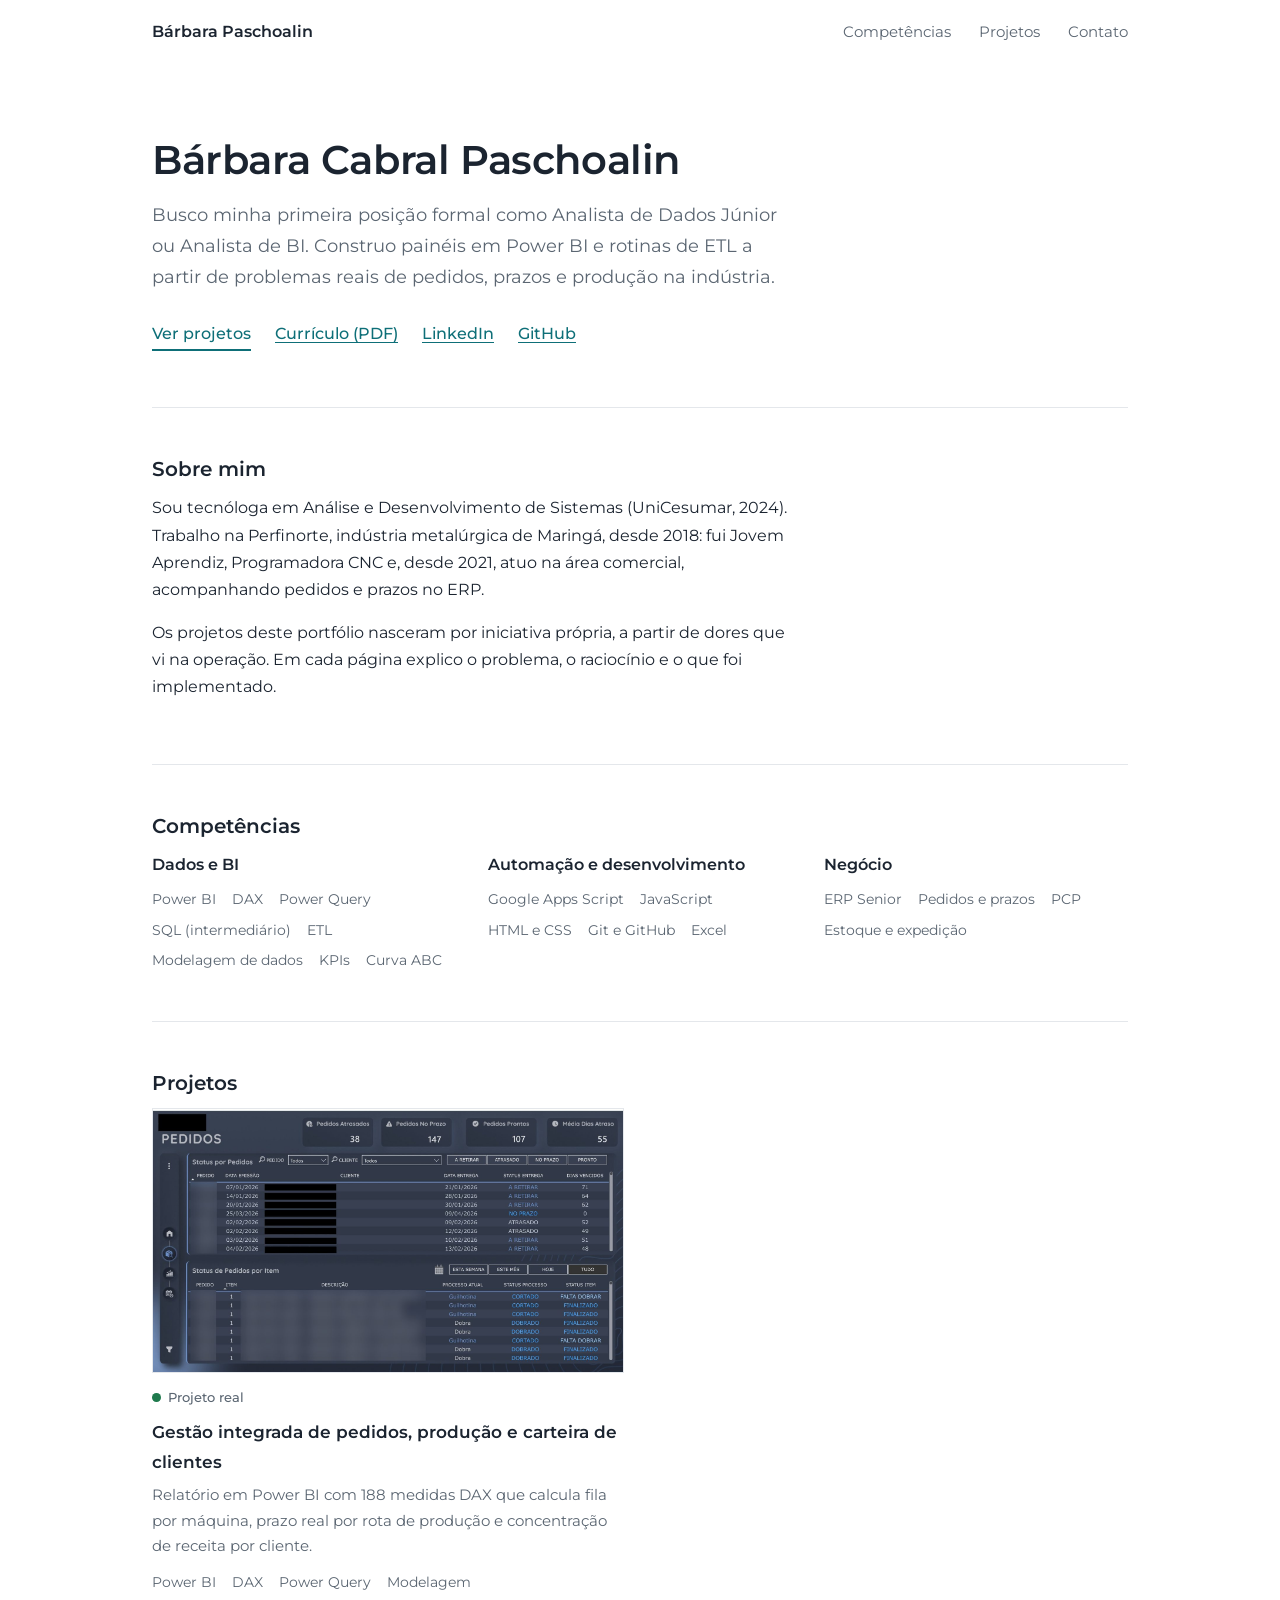
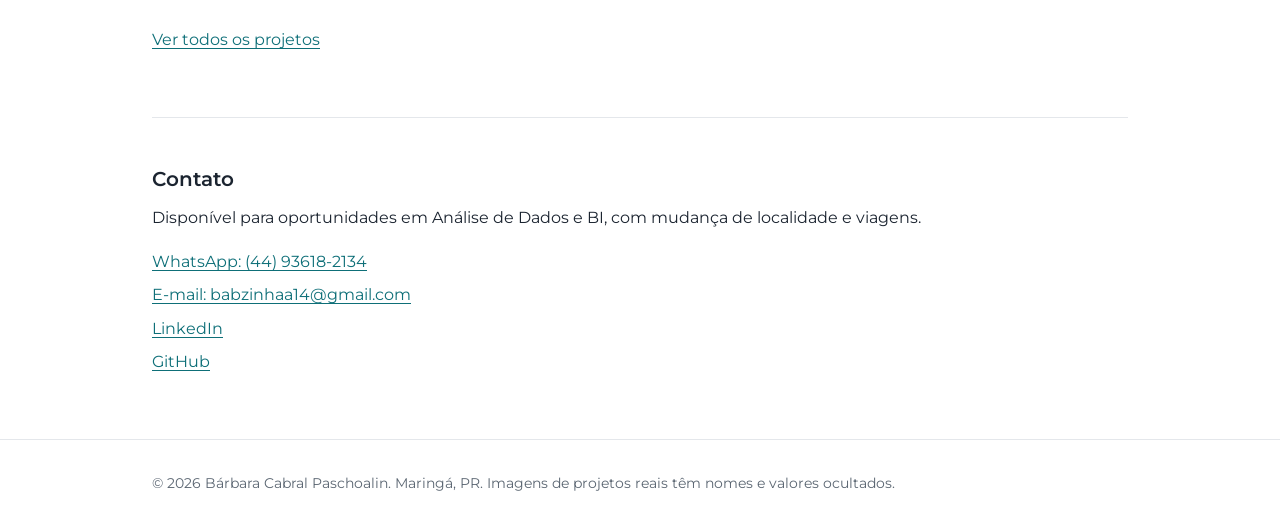
<file: index.html>
<!DOCTYPE html>
<html lang="pt-BR"><head><meta charset="utf-8"><meta name="viewport" content="width=device-width, initial-scale=1">
<title>Bárbara Paschoalin | Analista de Dados e BI</title>
<meta name="description" content="Portfólio de Bárbara Cabral Paschoalin: projetos de análise de dados, BI e Power BI.">
<link rel="preconnect" href="https://fonts.googleapis.com"><link rel="preconnect" href="https://fonts.gstatic.com" crossorigin>
<link href="https://fonts.googleapis.com/css2?family=Montserrat:wght@400;500;600&display=swap" rel="stylesheet">
<link rel="stylesheet" href="assets/css/style.css"></head><body>
<header class="site"><div class="wrap"><a class="brand" href="index.html">Bárbara Paschoalin</a>
<button class="menu-btn" aria-expanded="false">Menu</button>
<nav aria-label="Principal"><ul><li><a href="index.html#competencias">Competências</a></li><li><a href="projetos/index.html">Projetos</a></li><li><a href="index.html#contato">Contato</a></li></ul></nav></div></header><main>
<div class="wrap"><section class="hero"><h1>Bárbara Cabral Paschoalin</h1>
<p class="lead">Busco minha primeira posição formal como Analista de Dados Júnior ou Analista de BI. Construo painéis em Power BI e rotinas de ETL a partir de problemas reais de pedidos, prazos e produção na indústria.</p>
<div class="actions"><a class="primary" href="projetos/index.html">Ver projetos</a><a href="assets/docs/curriculo.pdf">Currículo (PDF)</a><a href="https://www.linkedin.com/in/b%C3%A1rbara-paschoalin-980b52185">LinkedIn</a><a href="https://github.com/1959414-5">GitHub</a></div></section>
<section id="sobre"><h2 style="margin-top:0">Sobre mim</h2><div class="read"><p>Sou tecnóloga em Análise e Desenvolvimento de Sistemas (UniCesumar, 2024). Trabalho na Perfinorte, indústria metalúrgica de Maringá, desde 2018: fui Jovem Aprendiz, Programadora CNC e, desde 2021, atuo na área comercial, acompanhando pedidos e prazos no ERP.</p>
<p>Os projetos deste portfólio nasceram por iniciativa própria, a partir de dores que vi na operação. Em cada página explico o problema, o raciocínio e o que foi implementado.</p></div></section>
<section id="competencias"><h2 style="margin-top:0">Competências</h2><div class="skills">
<div><h3>Dados e BI</h3><ul class="tags"><li>Power BI</li><li>DAX</li><li>Power Query</li><li>SQL (intermediário)</li><li>ETL</li><li>Modelagem de dados</li><li>KPIs</li><li>Curva ABC</li></ul></div>
<div><h3>Automação e desenvolvimento</h3><ul class="tags"><li>Google Apps Script</li><li>JavaScript</li><li>HTML e CSS</li><li>Git e GitHub</li><li>Excel</li></ul></div>
<div><h3>Negócio</h3><ul class="tags"><li>ERP Senior</li><li>Pedidos e prazos</li><li>PCP</li><li>Estoque e expedição</li></ul></div></div></section>
<section id="projetos-destaque"><h2 style="margin-top:0">Projetos</h2><div class="grid"><article class="card" data-tipo="real"><a href="projetos/projeto-real-pcp-comercial.html"><img class="cover" src="assets/img/pedidos.jpg" alt="Painel de pedidos e status de entrega" loading="lazy"></a>
<span class="badge real" style="display:block;margin-top:.8rem">Projeto real</span><h3><a href="projetos/projeto-real-pcp-comercial.html">Gestão integrada de pedidos, produção e carteira de clientes</a></h3>
<p>Relatório em Power BI com 188 medidas DAX que calcula fila por máquina, prazo real por rota de produção e concentração de receita por cliente.</p>
<ul class="tags"><li>Power BI</li><li>DAX</li><li>Power Query</li><li>Modelagem</li></ul></article></div><p style="margin-top:2rem"><a href="projetos/index.html">Ver todos os projetos</a></p></section>
<section id="contato"><h2 style="margin-top:0">Contato</h2><p>Disponível para oportunidades em Análise de Dados e BI, com mudança de localidade e viagens.</p><ul class="plain" style="list-style:none;padding:0"><li><a href="https://wa.me/5544936182134">WhatsApp: (44) 93618-2134</a></li><li><a href="mailto:babzinhaa14@gmail.com">E-mail: babzinhaa14@gmail.com</a></li><li><a href="https://www.linkedin.com/in/b%C3%A1rbara-paschoalin-980b52185">LinkedIn</a></li><li><a href="https://github.com/1959414-5">GitHub</a></li></ul></section></div></main><footer class="site"><div class="wrap">© 2026 Bárbara Cabral Paschoalin. Maringá, PR. Imagens de projetos reais têm nomes e valores ocultados.</div></footer><script src="assets/js/main.js"></script></body></html>
</file>
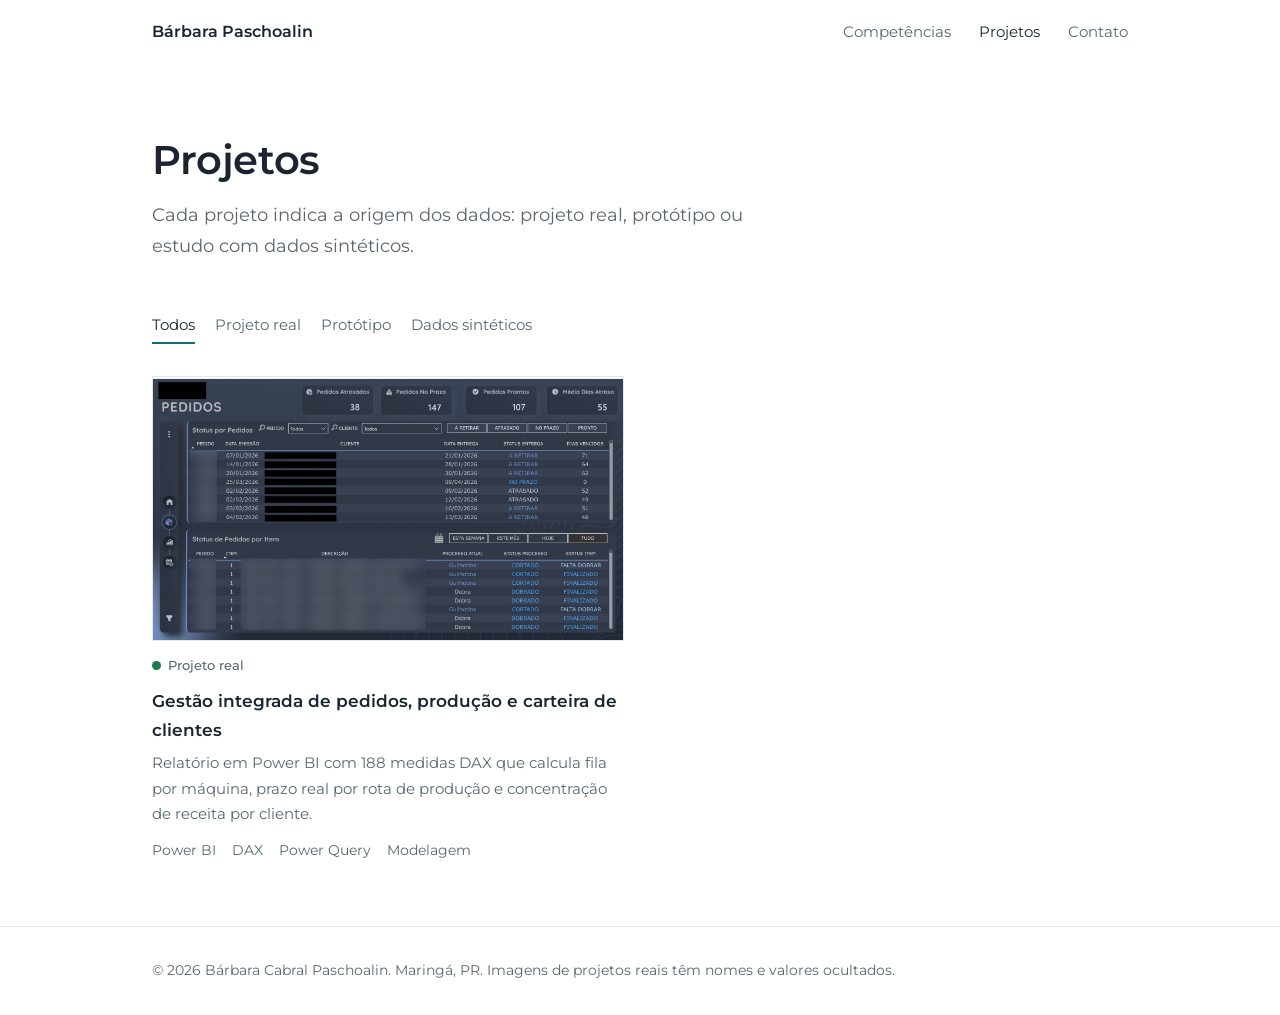
<file: projetos/index.html>
<!DOCTYPE html>
<html lang="pt-BR"><head><meta charset="utf-8"><meta name="viewport" content="width=device-width, initial-scale=1">
<title>Projetos | Bárbara Paschoalin</title>
<meta name="description" content="Portfólio de Bárbara Cabral Paschoalin: projetos de análise de dados, BI e Power BI.">
<link rel="preconnect" href="https://fonts.googleapis.com"><link rel="preconnect" href="https://fonts.gstatic.com" crossorigin>
<link href="https://fonts.googleapis.com/css2?family=Montserrat:wght@400;500;600&display=swap" rel="stylesheet">
<link rel="stylesheet" href="../assets/css/style.css"></head><body>
<header class="site"><div class="wrap"><a class="brand" href="../index.html">Bárbara Paschoalin</a>
<button class="menu-btn" aria-expanded="false">Menu</button>
<nav aria-label="Principal"><ul><li><a href="../index.html#competencias">Competências</a></li><li><a href="../projetos/index.html" aria-current="page">Projetos</a></li><li><a href="../index.html#contato">Contato</a></li></ul></nav></div></header><main>
<div class="wrap"><section class="hero" style="padding-bottom:2rem"><h1>Projetos</h1><p class="lead">Cada projeto indica a origem dos dados: projeto real, protótipo ou estudo com dados sintéticos.</p></section>
<div class="filters" role="group" aria-label="Filtrar por tipo"><button data-filtro="todos" aria-pressed="true">Todos</button><button data-filtro="real" aria-pressed="false">Projeto real</button><button data-filtro="proto" aria-pressed="false">Protótipo</button><button data-filtro="sint" aria-pressed="false">Dados sintéticos</button></div>
<div class="grid"><article class="card" data-tipo="real"><a href="projeto-real-pcp-comercial.html"><img class="cover" src="../assets/img/pedidos.jpg" alt="Painel de pedidos e status de entrega" loading="lazy"></a>
<span class="badge real" style="display:block;margin-top:.8rem">Projeto real</span><h3><a href="projeto-real-pcp-comercial.html">Gestão integrada de pedidos, produção e carteira de clientes</a></h3>
<p>Relatório em Power BI com 188 medidas DAX que calcula fila por máquina, prazo real por rota de produção e concentração de receita por cliente.</p>
<ul class="tags"><li>Power BI</li><li>DAX</li><li>Power Query</li><li>Modelagem</li></ul></article></div><div style="height:4rem"></div></div></main><footer class="site"><div class="wrap">© 2026 Bárbara Cabral Paschoalin. Maringá, PR. Imagens de projetos reais têm nomes e valores ocultados.</div></footer><script src="../assets/js/main.js"></script></body></html>
</file>
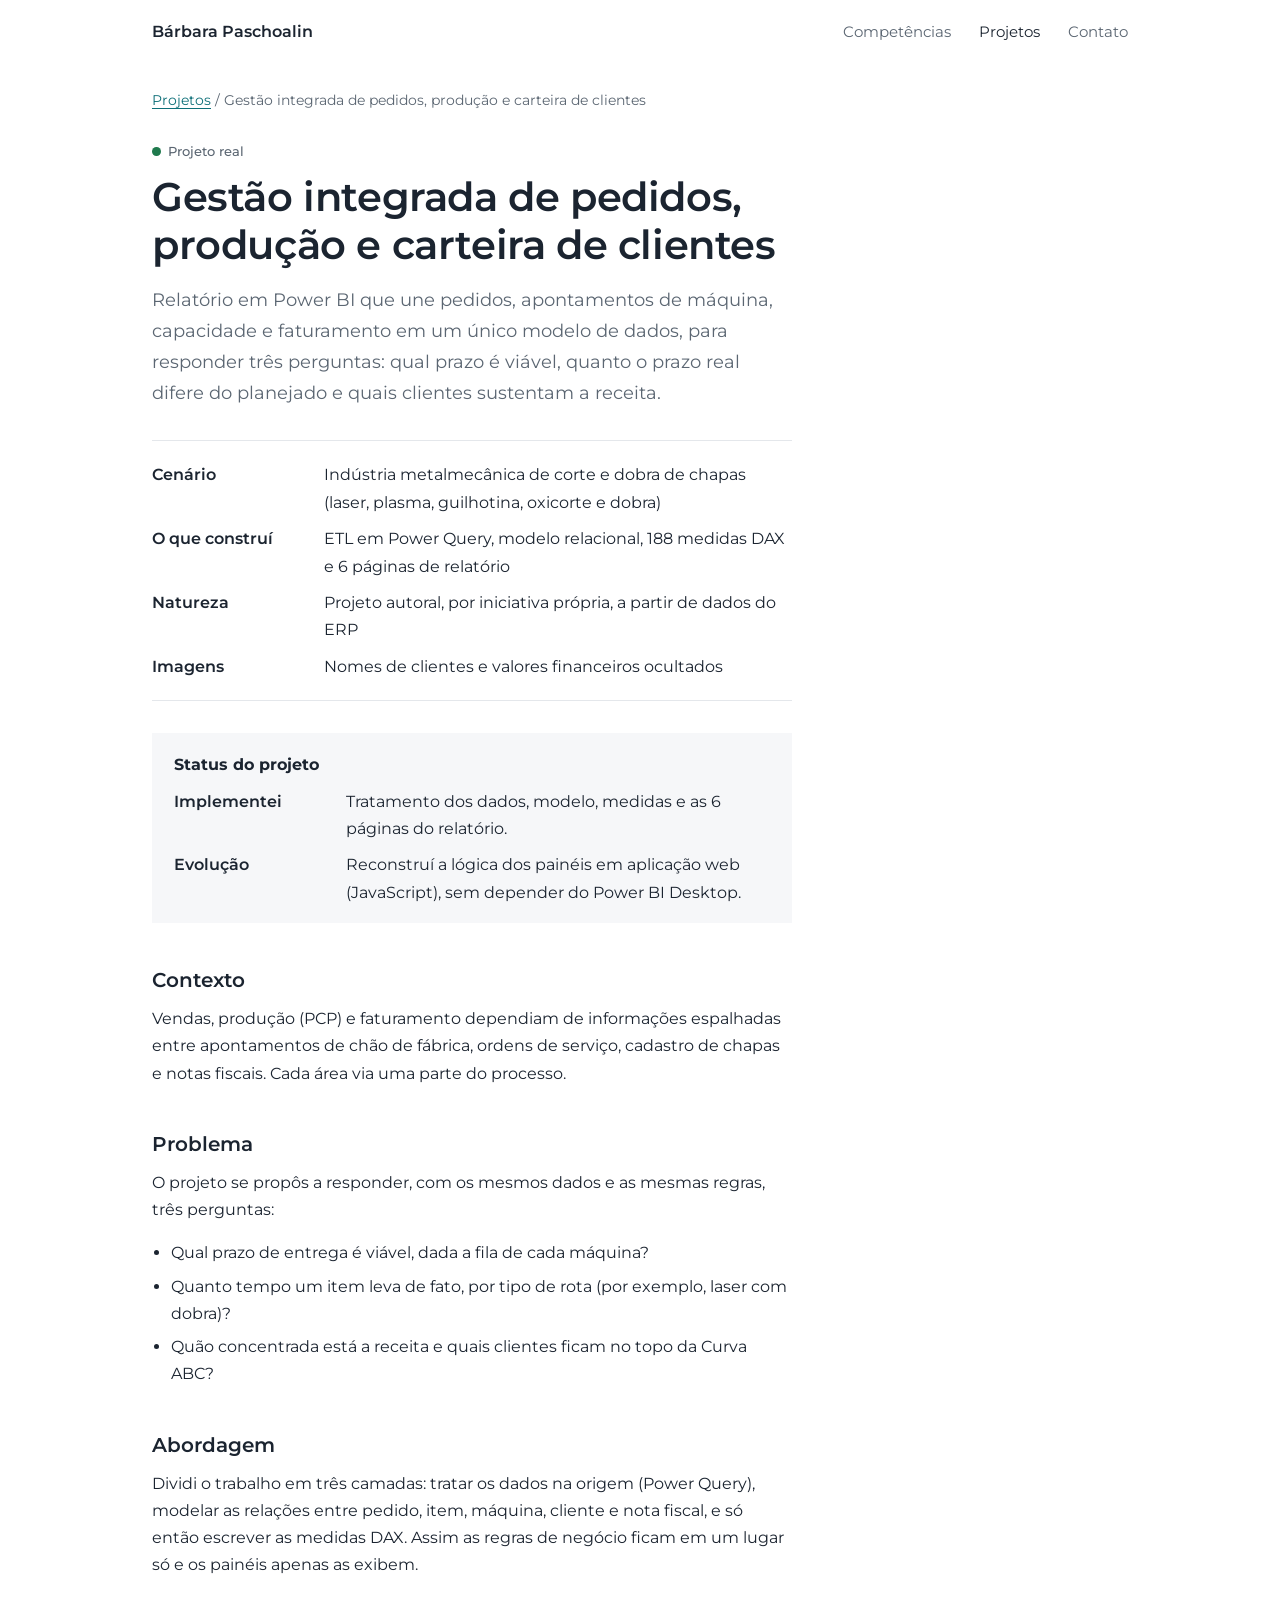
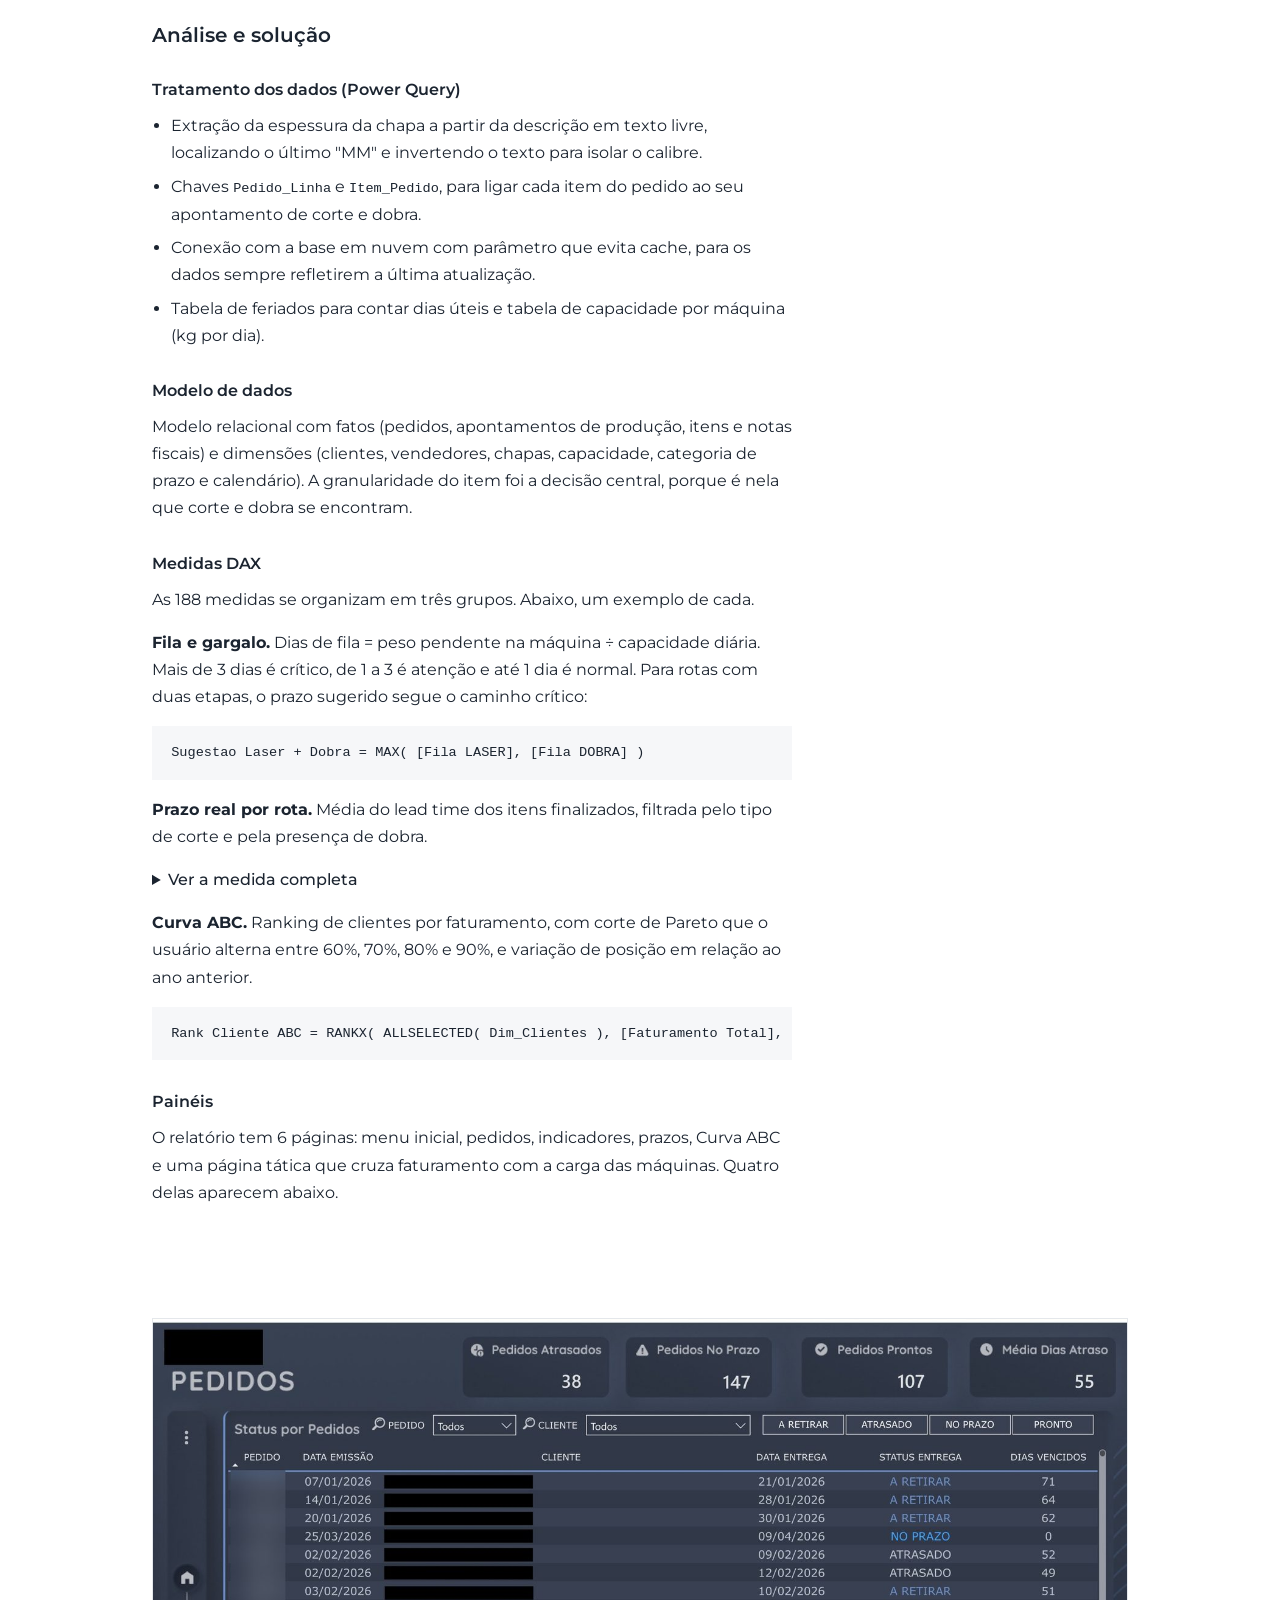
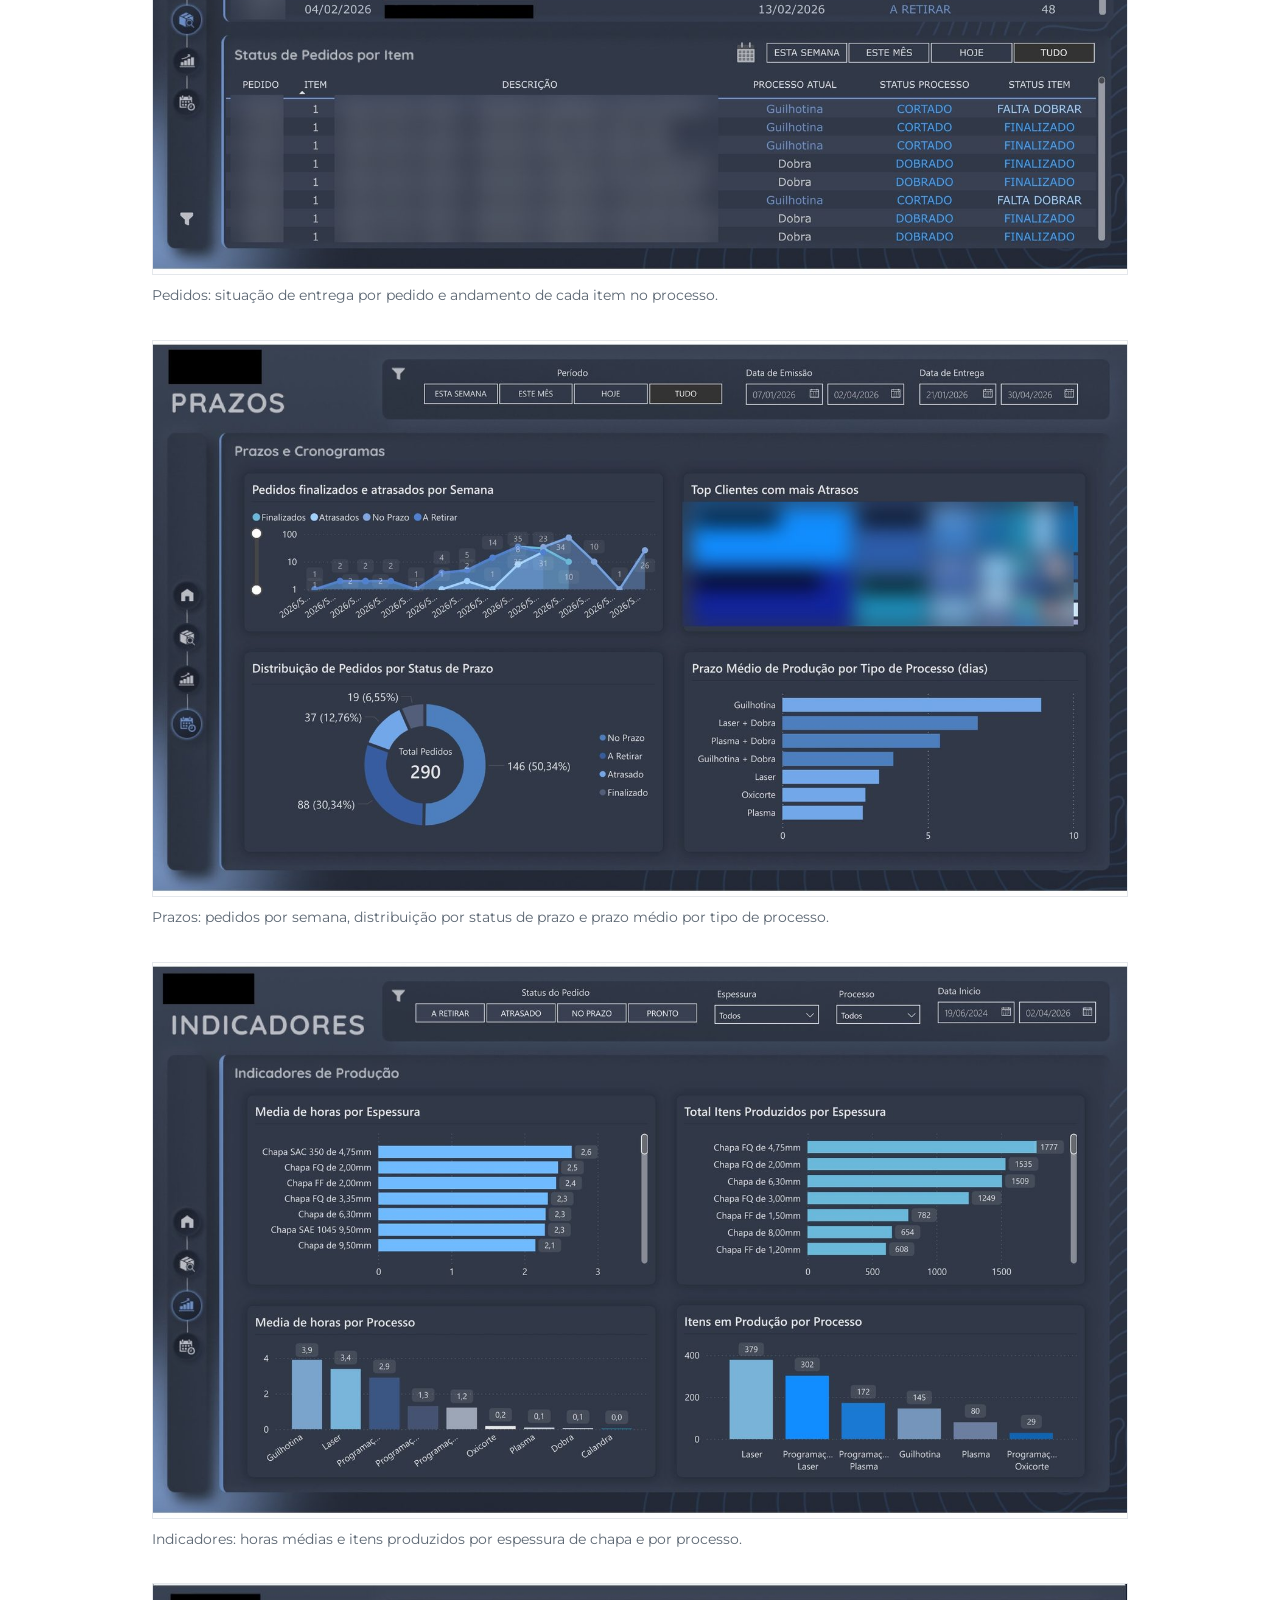
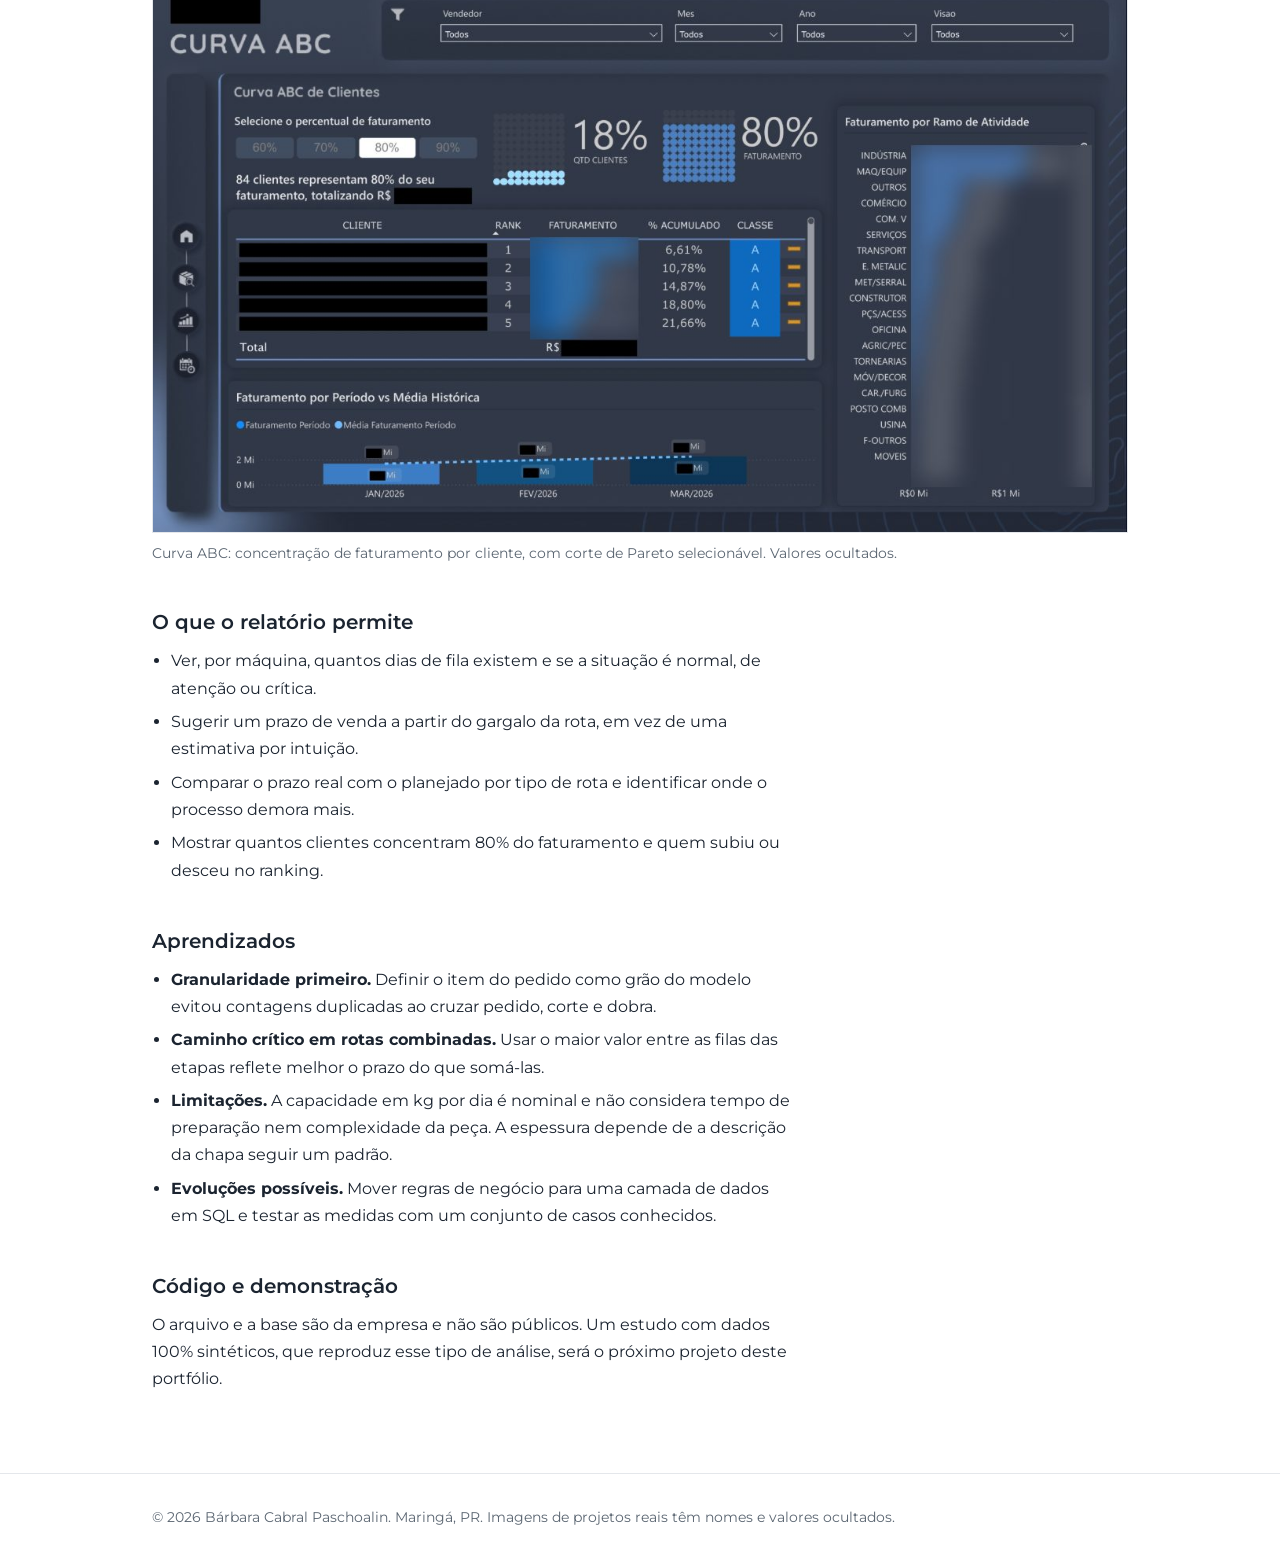
<file: projetos/projeto-real-pcp-comercial.html>
<!DOCTYPE html>
<html lang="pt-BR"><head><meta charset="utf-8"><meta name="viewport" content="width=device-width, initial-scale=1">
<title>Gestão integrada de pedidos, produção e carteira de clientes | Bárbara Paschoalin</title>
<meta name="description" content="Relatório em Power BI com 188 medidas DAX: fila por máquina, prazo real por rota de produção e Curva ABC de clientes.">
<link rel="preconnect" href="https://fonts.googleapis.com"><link rel="preconnect" href="https://fonts.gstatic.com" crossorigin>
<link href="https://fonts.googleapis.com/css2?family=Montserrat:wght@400;500;600&display=swap" rel="stylesheet">
<link rel="stylesheet" href="../assets/css/style.css"></head><body>
<header class="site"><div class="wrap"><a class="brand" href="../index.html">Bárbara Paschoalin</a><button class="menu-btn" aria-expanded="false">Menu</button>
<nav aria-label="Principal"><ul><li><a href="../index.html#competencias">Competências</a></li><li><a href="index.html" aria-current="page">Projetos</a></li><li><a href="../index.html#contato">Contato</a></li></ul></nav></div></header><main>
<div class="wrap"><p class="crumb"><a href="index.html">Projetos</a> / Gestão integrada de pedidos, produção e carteira de clientes</p>
<article class="read" style="padding:1.5rem 0 4rem">
<span class="badge real">Projeto real</span>
<h1 style="margin-top:.6rem">Gestão integrada de pedidos, produção e carteira de clientes</h1>
<p class="lead">Relatório em Power BI que une pedidos, apontamentos de máquina, capacidade e faturamento em um único modelo de dados, para responder três perguntas: qual prazo é viável, quanto o prazo real difere do planejado e quais clientes sustentam a receita.</p>
<div class="summary"><dl>
<dt>Cenário</dt><dd>Indústria metalmecânica de corte e dobra de chapas (laser, plasma, guilhotina, oxicorte e dobra)</dd>
<dt>O que construí</dt><dd>ETL em Power Query, modelo relacional, 188 medidas DAX e 6 páginas de relatório</dd>
<dt>Natureza</dt><dd>Projeto autoral, por iniciativa própria, a partir de dados do ERP</dd>
<dt>Imagens</dt><dd>Nomes de clientes e valores financeiros ocultados</dd></dl></div>
<div class="status"><strong>Status do projeto</strong><dl>
<dt>Implementei</dt><dd>Tratamento dos dados, modelo, medidas e as 6 páginas do relatório.</dd>
<dt>Evolução</dt><dd>Reconstruí a lógica dos painéis em aplicação web (JavaScript), sem depender do Power BI Desktop.</dd></dl></div>

<h2>Contexto</h2>
<p>Vendas, produção (PCP) e faturamento dependiam de informações espalhadas entre apontamentos de chão de fábrica, ordens de serviço, cadastro de chapas e notas fiscais. Cada área via uma parte do processo.</p>
<h2>Problema</h2>
<p>O projeto se propôs a responder, com os mesmos dados e as mesmas regras, três perguntas:</p>
<ul class="plain"><li>Qual prazo de entrega é viável, dada a fila de cada máquina?</li><li>Quanto tempo um item leva de fato, por tipo de rota (por exemplo, laser com dobra)?</li><li>Quão concentrada está a receita e quais clientes ficam no topo da Curva ABC?</li></ul>

<h2>Abordagem</h2>
<p>Dividi o trabalho em três camadas: tratar os dados na origem (Power Query), modelar as relações entre pedido, item, máquina, cliente e nota fiscal, e só então escrever as medidas DAX. Assim as regras de negócio ficam em um lugar só e os painéis apenas as exibem.</p>

<h2>Análise e solução</h2>
<h3>Tratamento dos dados (Power Query)</h3>
<ul class="plain">
<li>Extração da espessura da chapa a partir da descrição em texto livre, localizando o último "MM" e invertendo o texto para isolar o calibre.</li>
<li>Chaves <code>Pedido_Linha</code> e <code>Item_Pedido</code>, para ligar cada item do pedido ao seu apontamento de corte e dobra.</li>
<li>Conexão com a base em nuvem com parâmetro que evita cache, para os dados sempre refletirem a última atualização.</li>
<li>Tabela de feriados para contar dias úteis e tabela de capacidade por máquina (kg por dia).</li></ul>
<h3>Modelo de dados</h3>
<p>Modelo relacional com fatos (pedidos, apontamentos de produção, itens e notas fiscais) e dimensões (clientes, vendedores, chapas, capacidade, categoria de prazo e calendário). A granularidade do item foi a decisão central, porque é nela que corte e dobra se encontram.</p>
<h3>Medidas DAX</h3>
<p>As 188 medidas se organizam em três grupos. Abaixo, um exemplo de cada.</p>
<p><strong>Fila e gargalo.</strong> Dias de fila = peso pendente na máquina ÷ capacidade diária. Mais de 3 dias é crítico, de 1 a 3 é atenção e até 1 dia é normal. Para rotas com duas etapas, o prazo sugerido segue o caminho crítico:</p>
<pre><code>Sugestao Laser + Dobra = MAX( [Fila LASER], [Fila DOBRA] )</code></pre>
<p><strong>Prazo real por rota.</strong> Média do lead time dos itens finalizados, filtrada pelo tipo de corte e pela presença de dobra.</p>
<details><summary>Ver a medida completa</summary><pre><code>Prazo Médio Real (dias) =
VAR Cat = SELECTEDVALUE( Dim_Categoria_Prazo[Categoria] )
RETURN
AVERAGEX(
    FILTER(
        Itens_Resumo_Item,
        Itens_Resumo_Item[Status_Final_Item] = "FINALIZADO"
            &amp;&amp; (
                Itens_Resumo_Item[Tipo_Corte] IN { "Laser", "Plasma", "Oxicorte" }
                    &amp;&amp; Itens_Resumo_Item[Tem_Programacao] = "SIM"
                || Itens_Resumo_Item[Tipo_Corte] = "Guilhotina"
            )
            &amp;&amp; SWITCH(
                TRUE(),
                Cat = "Laser + Dobra",  Itens_Resumo_Item[Tipo_Corte] = "Laser" &amp;&amp; Itens_Resumo_Item[Tem_Dobra] = "Sim",
                Cat = "Laser",          Itens_Resumo_Item[Tipo_Corte] = "Laser" &amp;&amp; Itens_Resumo_Item[Tem_Dobra] &lt;&gt; "Sim",
                Cat = "Plasma + Dobra", Itens_Resumo_Item[Tipo_Corte] = "Plasma" &amp;&amp; Itens_Resumo_Item[Tem_Dobra] = "Sim",
                Cat = "Guilhotina",     Itens_Resumo_Item[Tipo_Corte] = "Guilhotina" &amp;&amp; Itens_Resumo_Item[Tem_Dobra] &lt;&gt; "Sim",
                FALSE()
            )
    ),
    Itens_Resumo_Item[LeadTime_Item_Dias]
)</code></pre></details>
<p><strong>Curva ABC.</strong> Ranking de clientes por faturamento, com corte de Pareto que o usuário alterna entre 60%, 70%, 80% e 90%, e variação de posição em relação ao ano anterior.</p>
<pre><code>Rank Cliente ABC = RANKX( ALLSELECTED( Dim_Clientes ), [Faturamento Total], , DESC, DENSE )</code></pre>

<h3>Painéis</h3>
<p>O relatório tem 6 páginas: menu inicial, pedidos, indicadores, prazos, Curva ABC e uma página tática que cruza faturamento com a carga das máquinas. Quatro delas aparecem abaixo.</p>
</article>
<figure class="wide"><img src="../assets/img/pedidos.jpg" alt="Painel de pedidos com status de entrega e status por item" loading="lazy"><figcaption>Pedidos: situação de entrega por pedido e andamento de cada item no processo.</figcaption></figure>
<figure class="wide"><img src="../assets/img/prazos.jpg" alt="Painel de prazos com pedidos por semana e prazo médio por tipo de processo" loading="lazy"><figcaption>Prazos: pedidos por semana, distribuição por status de prazo e prazo médio por tipo de processo.</figcaption></figure>
<figure class="wide"><img src="../assets/img/indicadores.jpg" alt="Painel de indicadores de produção por espessura e por processo" loading="lazy"><figcaption>Indicadores: horas médias e itens produzidos por espessura de chapa e por processo.</figcaption></figure>
<figure class="wide"><img src="../assets/img/curva-abc.jpg" alt="Painel de Curva ABC de clientes com corte de Pareto" loading="lazy"><figcaption>Curva ABC: concentração de faturamento por cliente, com corte de Pareto selecionável. Valores ocultados.</figcaption></figure>
<article class="read" style="padding:0 0 4rem">
<h2>O que o relatório permite</h2>
<ul class="plain">
<li>Ver, por máquina, quantos dias de fila existem e se a situação é normal, de atenção ou crítica.</li>
<li>Sugerir um prazo de venda a partir do gargalo da rota, em vez de uma estimativa por intuição.</li>
<li>Comparar o prazo real com o planejado por tipo de rota e identificar onde o processo demora mais.</li>
<li>Mostrar quantos clientes concentram 80% do faturamento e quem subiu ou desceu no ranking.</li></ul>

<h2>Aprendizados</h2>
<ul class="plain">
<li><strong>Granularidade primeiro.</strong> Definir o item do pedido como grão do modelo evitou contagens duplicadas ao cruzar pedido, corte e dobra.</li>
<li><strong>Caminho crítico em rotas combinadas.</strong> Usar o maior valor entre as filas das etapas reflete melhor o prazo do que somá-las.</li>
<li><strong>Limitações.</strong> A capacidade em kg por dia é nominal e não considera tempo de preparação nem complexidade da peça. A espessura depende de a descrição da chapa seguir um padrão.</li>
<li><strong>Evoluções possíveis.</strong> Mover regras de negócio para uma camada de dados em SQL e testar as medidas com um conjunto de casos conhecidos.</li></ul>

<h2>Código e demonstração</h2>
<p>O arquivo e a base são da empresa e não são públicos. Um estudo com dados 100% sintéticos, que reproduz esse tipo de análise, será o próximo projeto deste portfólio.</p>
</article></div></main>
<footer class="site"><div class="wrap">© 2026 Bárbara Cabral Paschoalin. Maringá, PR. Imagens de projetos reais têm nomes e valores ocultados.</div></footer><script src="../assets/js/main.js"></script></body></html>
</file>
<file: assets/css/style.css>
:root{--bg:#fff;--ink:#1B2430;--muted:#5B6672;--line:#E4E7EB;--accent:#0E6F78;--soft:#F6F7F9;--real:#1F7A4D;--proto:#2B5FA8;--sint:#6B5B95;--warn:#FFF6E0;--read:40rem;--maxw:64rem}
*{box-sizing:border-box}html{scroll-behavior:smooth}
body{margin:0;background:var(--bg);color:var(--ink);font:400 .97rem/1.75 Montserrat,system-ui,-apple-system,"Segoe UI",sans-serif;-webkit-font-smoothing:antialiased}
a{color:var(--accent);text-underline-offset:3px}a:focus-visible,button:focus-visible{outline:2px solid var(--accent);outline-offset:3px}
img{max-width:100%;height:auto;display:block}
.wrap{max-width:var(--maxw);margin:0 auto;padding:0 1.5rem}.read{max-width:var(--read)}
header.site .wrap{display:flex;align-items:center;justify-content:space-between;min-height:4rem}
.brand{font-weight:600;color:var(--ink);text-decoration:none}
nav ul{display:flex;gap:1.75rem;list-style:none;margin:0;padding:0}
nav a{color:var(--muted);text-decoration:none;font-size:.92rem}nav a:hover,nav a[aria-current=page]{color:var(--ink)}
.menu-btn{display:none;background:none;border:0;color:var(--ink);font:inherit;padding:.4rem 0;cursor:pointer}
h1{font-size:clamp(1.8rem,4.5vw,2.5rem);line-height:1.2;margin:0 0 1rem;font-weight:600;letter-spacing:-.01em}
h2{font-size:1.25rem;line-height:1.3;margin:2.75rem 0 .75rem;font-weight:600}h3{font-size:1rem;margin:1.75rem 0 .5rem;font-weight:600}
p{margin:0 0 1rem}
section{padding:3rem 0}section+section{border-top:1px solid var(--line)}
.hero{padding:4.5rem 0 3.5rem}.lead{font-size:1.1rem;color:var(--muted);max-width:var(--read)}
.actions{display:flex;flex-wrap:wrap;gap:1.5rem;margin-top:1.75rem}
.actions a{font-weight:500}.actions a.primary{border-bottom:2px solid var(--accent);text-decoration:none;padding-bottom:2px}
.badge{font-size:.82rem;font-weight:500;color:var(--muted)}.badge::before{content:"";display:inline-block;width:.55rem;height:.55rem;border-radius:50%;background:currentColor;margin-right:.45rem}
.badge.real::before{background:var(--real)}.badge.proto::before{background:var(--proto)}.badge.sint::before{background:var(--sint)}
.filters{display:flex;flex-wrap:wrap;gap:1.25rem;margin:0 0 2rem}
.filters button{background:none;border:0;border-bottom:2px solid transparent;color:var(--muted);font:inherit;font-size:.92rem;padding:.2rem 0;cursor:pointer}
.filters button[aria-pressed=true]{color:var(--ink);border-color:var(--accent)}
.grid{display:grid;grid-template-columns:repeat(auto-fill,minmax(20rem,1fr));gap:2.5rem 2rem}
.card .cover{aspect-ratio:16/9;object-fit:cover;object-position:top;border:1px solid var(--line);width:100%}
.card h3{margin:.6rem 0 .35rem;font-size:1.05rem}.card h3 a{color:var(--ink);text-decoration:none}.card h3 a:hover{text-decoration:underline}
.card p{color:var(--muted);font-size:.92rem;margin:0 0 .6rem}
.tags{display:flex;flex-wrap:wrap;gap:.35rem 1rem;list-style:none;padding:0;margin:0;color:var(--muted);font-size:.88rem}
.skills{display:grid;grid-template-columns:repeat(auto-fit,minmax(15rem,1fr));gap:2rem}.skills h3{margin-top:0}
.summary{margin:2rem 0;padding:1.25rem 0;border-top:1px solid var(--line);border-bottom:1px solid var(--line)}
.summary dl,.status dl{margin:0;display:grid;grid-template-columns:9.5rem 1fr;gap:.6rem 1.25rem}
.summary dt,.status dt{font-weight:600}.summary dd,.status dd{margin:0}
.status{background:var(--soft);padding:1.1rem 1.4rem;margin:1.5rem 0}.status>strong{display:block;margin-bottom:.6rem}
.todo{background:var(--warn)}
figure{margin:2rem 0}figure img{border:1px solid var(--line);width:100%}figcaption{font-size:.88rem;color:var(--muted);margin-top:.5rem}
.wide{max-width:var(--maxw)}ul.plain{padding-left:1.2rem;margin:0 0 1rem}ul.plain li{margin-bottom:.4rem}
pre,code{font-family:ui-monospace,SFMono-Regular,Consolas,monospace;font-size:.85rem}
pre{background:var(--soft);padding:1rem 1.2rem;overflow-x:auto;margin:0 0 1rem;line-height:1.6}
details{margin:0 0 1rem}summary{cursor:pointer;font-weight:500}
.crumb{font-size:.88rem;margin:1.5rem 0 0;color:var(--muted)}
footer.site{border-top:1px solid var(--line);padding:2rem 0;color:var(--muted);font-size:.85rem}
@media (max-width:40rem){.menu-btn{display:block}nav ul{display:none;position:absolute;left:0;right:0;top:4rem;background:var(--bg);border-bottom:1px solid var(--line);flex-direction:column;padding:.5rem 1.5rem 1rem;gap:.6rem}nav ul.open{display:flex}.summary dl,.status dl{grid-template-columns:1fr;gap:.1rem}.summary dd,.status dd{margin-bottom:.6rem}}
@media (prefers-reduced-motion:reduce){html{scroll-behavior:auto}}
</file>
